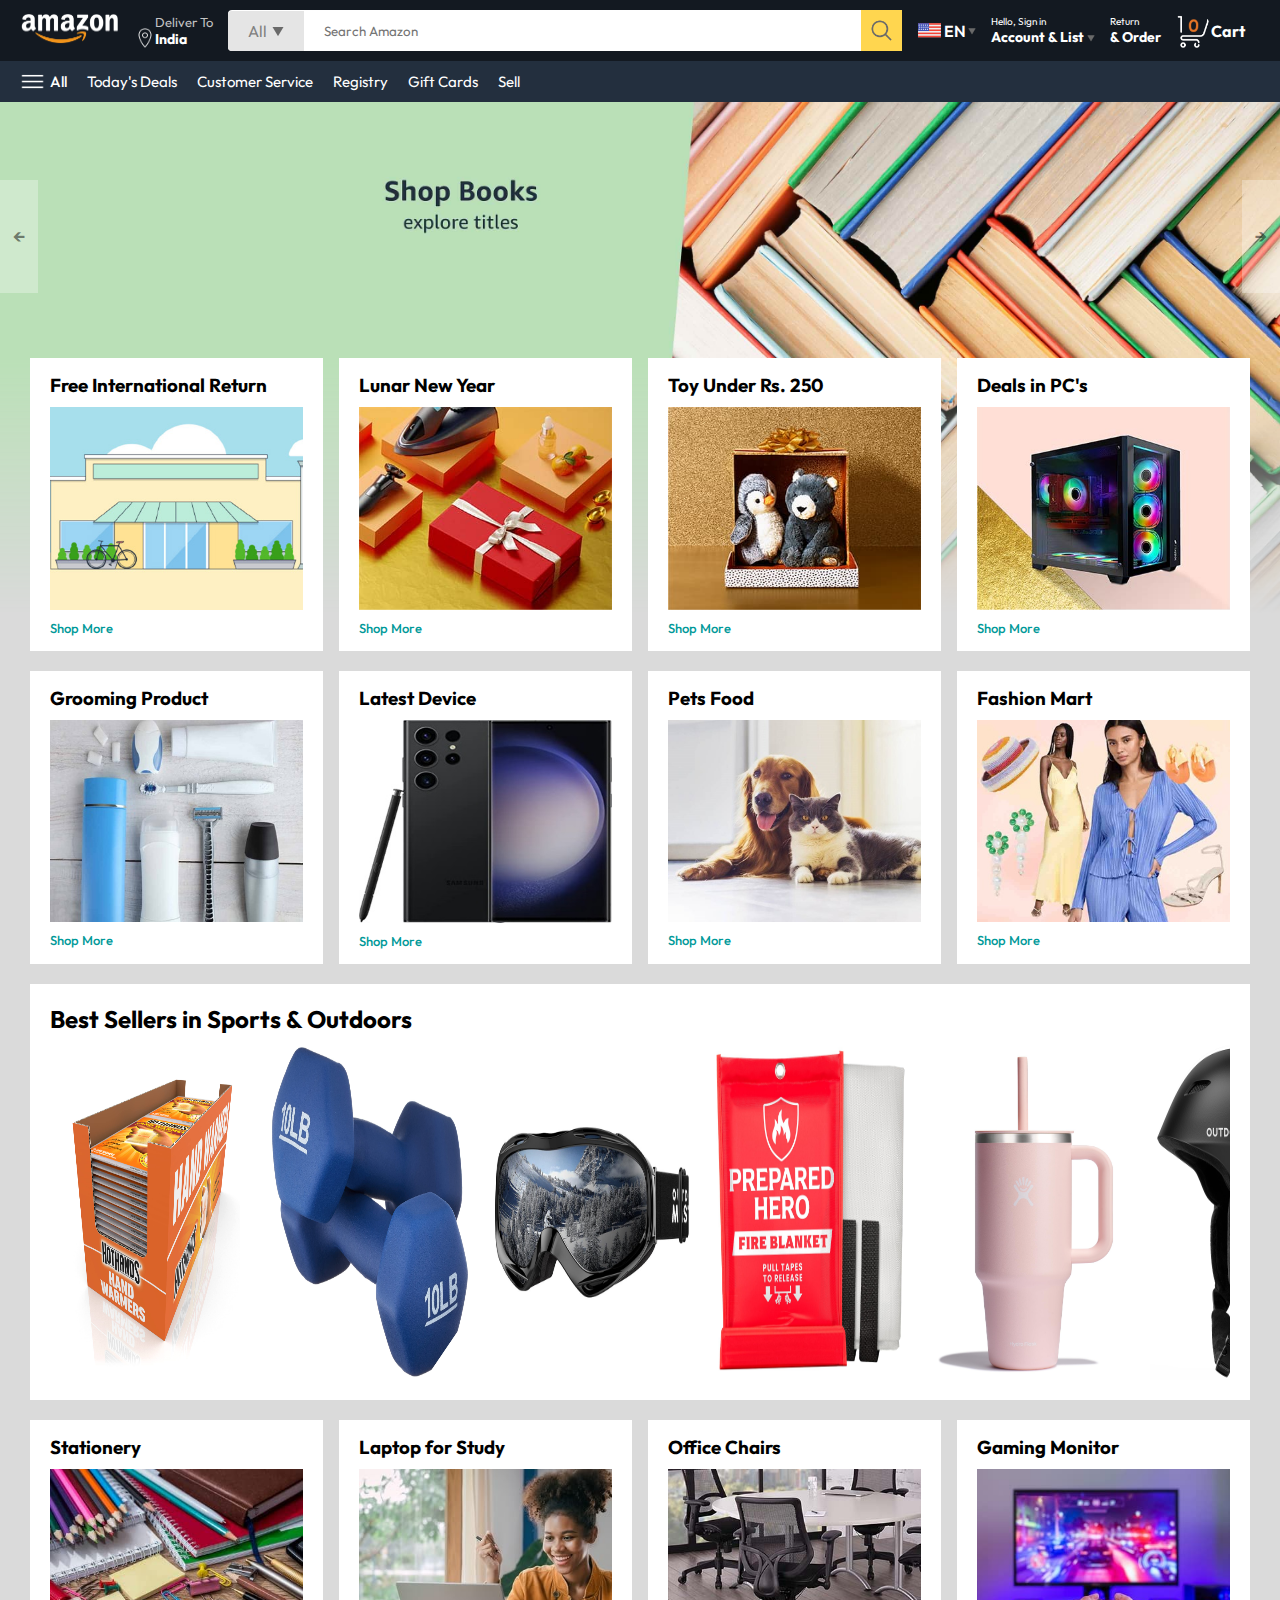
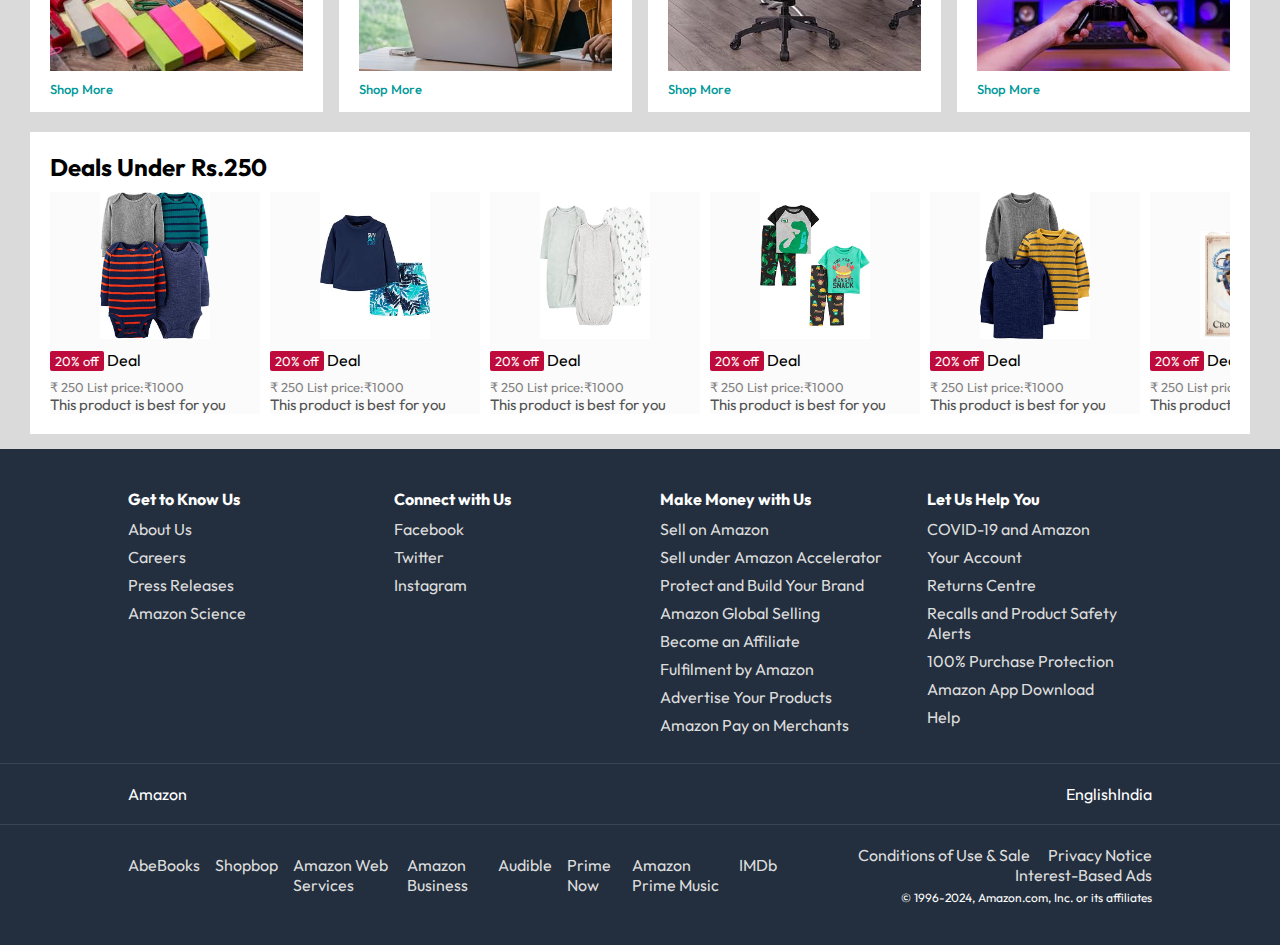
<file: index.html>
<!DOCTYPE html>
<html lang="en">
  <head>
    <meta charset="UTF-8" />
    <meta name="viewport" content="width=device-width, initial-scale=1.0" />
    <title>Amazon Clone</title>
    <link rel="icon" href="/assets/amazon-logo.jpg">
    <link rel="stylesheet" href="css\style.css" />
  </head>
  <body>
    <!-- <===================== Header Start =====================> -->

    <div>
      <nav>
        <div class="nav-logo">
          <a href="/">
            <img src="/assets/amazon_logo.png" width="100" alt="" />
          </a>
        </div>

        <div class="nav-country">
          <img src="/assets/location_icon.png" height="20" alt="" />
          <div>
            <p>Deliver To</p>
            <h1>India</h1>
          </div>
        </div>

        <div class="nav-search">
          <div class="nav-search-category">
            <p>All</p>
            <img src="/assets/dropdown_icon.png" height="12" alt="" />
          </div>
          <input
            type="text"
            class="nav-search-input"
            placeholder="Search Amazon"
          />
          <img src="/assets/search_icon.png" class="nav-search-icon" alt="" />
        </div>

        <div class="nav-language">
          <img src="/assets/us_flag.png" width="25px" alt="" />
          <p>EN</p>
          <img src="/assets/dropdown_icon.png" width="8px" alt="" />
        </div>

        <div class="nav-text">
          <p>Hello, Sign in</p>
          <h1>
            Account & List
            <img src="/assets/dropdown_icon.png" width="8px" alt="" />
          </h1>
        </div>

        <div class="nav-text">
          <p>Return</p>
          <h1>& Order</h1>
        </div>

        <a href="" class="nav-cart">
          <img src="/assets/cart_icon.png" width="35px" alt="" />
          <h4>Cart</h4>
        </a>
      </nav>
    </div>

    <!-- <===================== Header Bottom Line Start =====================> -->

    <div>
      <div class="nav-bottom">
        <div>
          <img src="/assets/menu_icon.png" width="25px" alt="" />
          <p>All</p>
        </div>

        <p>Today's Deals</p>
        <p>Customer Service</p>
        <p>Registry</p>
        <p>Gift Cards</p>
        <p>Sell</p>
      </div>
    </div>

    <!-- <===================== Header Bottom Line End =====================> -->

    <!-- <===================== Header SLider Start =====================> -->

    <div>
      <div class="header-slider">
        <a href="#" class="control_prev">&#8594;</a>
        <a href="#" class="control_next">&#8592;</a>

        <ul>
          <img src="/assets/header1.jpg" class="header-image" alt="" />
          <img src="/assets/header2.jpg" class="header-image" alt="" />
          <img src="/assets/header3.jpg" class="header-image" alt="" />
          <img src="/assets/header4.jpg" class="header-image" alt="" />
          <img src="/assets/header5.jpg" class="header-image" alt="" />
          <img src="/assets/header6.jpg" class="header-image" alt="" />
        </ul>
      </div>
    </div>

    <!-- <===================== Header SLider End =====================> -->

    <!-- <===================== Header End =====================> -->

    <!-- <===================== Banner Section Start =====================> -->

    <div>
      <div class="box-row banner-box">
        <div class="box-col">
          <h3>Free International Return</h3>
          <img src="/assets/box1-1.jpg" alt="" />
          <a href="">Shop More</a>
        </div>

        <div class="box-col">
          <h3>Lunar New Year</h3>
          <img src="/assets/box1-2.jpg" alt="" />
          <a href="">Shop More</a>
        </div>

        <div class="box-col">
          <h3>Toy Under Rs. 250</h3>
          <img src="/assets/box1-3.jpg" alt="" />
          <a href="">Shop More</a>
        </div>

        <div class="box-col">
          <h3>Deals in PC's</h3>
          <img src="/assets/box1-4.jpg" alt="" />
          <a href="">Shop More</a>
        </div>
      </div>

      <div class="box-row">
        <div class="box-col">
          <h3>Grooming Product</h3>
          <img src="/assets/box2-1.jpg" alt="" />
          <a href="">Shop More</a>
        </div>

        <div class="box-col">
          <h3>Latest Device</h3>
          <img src="/assets/box2-2.jpg" alt="" />
          <a href="">Shop More</a>
        </div>

        <div class="box-col">
          <h3>Pets Food</h3>
          <img src="/assets/box2-3.jpg" alt="" />
          <a href="">Shop More</a>
        </div>

        <div class="box-col">
          <h3>Fashion Mart</h3>
          <img src="/assets/box2-4.jpg" alt="" />
          <a href="">Shop More</a>
        </div>
      </div>
    </div>

    <!-- <===================== Banner Section End =====================> -->

    <!-- <===================== Products Section Start =====================> -->
    <div>
      <div class="products-slider">
        <h2>Best Sellers in Sports & Outdoors</h2>
        <div class="products">
          <img src="/assets/product1-1.jpg" alt="" />
          <img src="/assets/product1-2.jpg" alt="" />
          <img src="/assets/product1-3.jpg" alt="" />
          <img src="/assets/product1-4.jpg" alt="" />
          <img src="/assets/product1-5.jpg" alt="" />
          <img src="/assets/product1-6.jpg" alt="" />
          <img src="/assets/product1-7.jpg" alt="" />
          <img src="/assets/product1-8.jpg" alt="" />
          <img src="/assets/product1-9.jpg" alt="" />
          <img src="/assets/product1-10.jpg" alt="" />
        </div>
      </div>

      <div class="box-row">
        <div class="box-col">
          <h3>Stationery</h3>
          <img src="/assets/box3-1.jpg" alt="" />
          <a href="">Shop More</a>
        </div>

        <div class="box-col">
          <h3>Laptop for Study</h3>
          <img src="/assets/box3-2.jpg" alt="" />
          <a href="">Shop More</a>
        </div>

        <div class="box-col">
          <h3>Office Chairs</h3>
          <img src="/assets/box3-3.jpg" alt="" />
          <a href="">Shop More</a>
        </div>

        <div class="box-col">
          <h3>Gaming Monitor</h3>
          <img src="/assets/box3-4.jpg" alt="" />
          <a href="">Shop More</a>
        </div>
      </div>

      <div class="products-with-price">
        <h2>Deals Under Rs.250</h2>
        <div class="products">
          <div class="product-card">
            <div class="product-img-container">
              <img src="/assets/product2-1.jpg" alt="" />
            </div>
            <div class="product-offer">
              <p>20% off</p>
              <spam>Deal</spam>
            </div>
            <p class="product-price">₹ <spam>250</spam> List price:₹1000</p>
            <h4>This product is best for you</h4>
          </div>

          <div class="product-card">
            <div class="product-img-container">
              <img src="/assets/product2-2.jpg" alt="" />
            </div>
            <div class="product-offer">
              <p>20% off</p>
              <spam>Deal</spam>
            </div>
            <p class="product-price">₹ <spam>250</spam> List price:₹1000</p>
            <h4>This product is best for you</h4>
          </div>

          <div class="product-card">
            <div class="product-img-container">
              <img src="/assets/product2-3.jpg" alt="" />
            </div>
            <div class="product-offer">
              <p>20% off</p>
              <spam>Deal</spam>
            </div>
            <p class="product-price">₹ <spam>250</spam> List price:₹1000</p>
            <h4>This product is best for you</h4>
          </div>

          <div class="product-card">
            <div class="product-img-container">
              <img src="/assets/product2-4.jpg" alt="" />
            </div>
            <div class="product-offer">
              <p>20% off</p>
              <spam>Deal</spam>
            </div>
            <p class="product-price">₹ <spam>250</spam> List price:₹1000</p>
            <h4>This product is best for you</h4>
          </div>

          <div class="product-card">
            <div class="product-img-container">
              <img src="/assets/product2-5.jpg" alt="" />
            </div>
            <div class="product-offer">
              <p>20% off</p>
              <spam>Deal</spam>
            </div>
            <p class="product-price">₹ <spam>250</spam> List price:₹1000</p>
            <h4>This product is best for you</h4>
          </div>

          <div class="product-card">
            <div class="product-img-container">
              <img src="/assets/product2-6.jpg" alt="" />
            </div>
            <div class="product-offer">
              <p>20% off</p>
              <spam>Deal</spam>
            </div>
            <p class="product-price">₹ <spam>250</spam> List price:₹1000</p>
            <h4>This product is best for you</h4>
          </div>

          <div class="product-card">
            <div class="product-img-container">
              <img src="/assets/product2-7.jpg" alt="" />
            </div>
            <div class="product-offer">
              <p>20% off</p>
              <spam>Deal</spam>
            </div>
            <p class="product-price">₹ <spam>250</spam> List price:₹1000</p>
            <h4>This product is best for you</h4>
          </div>

          <div class="product-card">
            <div class="product-img-container">
              <img src="/assets/product2-8.jpg" alt="" />
            </div>
            <div class="product-offer">
              <p>20% off</p>
              <spam>Deal</spam>
            </div>
            <p class="product-price">₹ <spam>250</spam> List price:₹1000</p>
            <h4>This product is best for you</h4>
          </div>

          <div class="product-card">
            <div class="product-img-container">
              <img src="/assets/product2-9.jpg" alt="" />
            </div>
            <div class="product-offer">
              <p>20% off</p>
              <spam>Deal</spam>
            </div>
            <p class="product-price">₹ <spam>250</spam> List price:₹1000</p>
            <h4>This product is best for you</h4>
          </div>

          <div class="product-card">
            <div class="product-img-container">
              <img src="/assets/product2-10.jpg" alt="" />
            </div>
            <div class="product-offer">
              <p>20% off</p>
              <spam>Deal</spam>
            </div>
            <p class="product-price">₹ <spam>250</spam> List price:₹1000</p>
            <h4>This product is best for you</h4>
          </div>

          <div class="product-card">
            <div class="product-img-container">
              <img src="/assets/product2-11.jpg" alt="" />
            </div>
            <div class="product-offer">
              <p>20% off</p>
              <spam>Deal</spam>
            </div>
            <p class="product-price">₹ <spam>250</spam> List price:₹1000</p>
            <h4>This product is best for you</h4>
          </div>
        </div>
      </div>
    </div>
    <!-- <===================== Products Section End =====================> -->

<div>
  <footer class="footer">
    <div class="footer-top">
        <div class="footer-column">
            <h3>Get to Know Us</h3>
            <ul>
                <li><a href="#">About Us</a></li>
                <li><a href="#">Careers</a></li>
                <li><a href="#">Press Releases</a></li>
                <li><a href="#">Amazon Science</a></li>
            </ul>
        </div>
        <div class="footer-column">
            <h3>Connect with Us</h3>
            <ul>
                <li><a href="#">Facebook</a></li>
                <li><a href="#">Twitter</a></li>
                <li><a href="#">Instagram</a></li>
            </ul>
        </div>
        <div class="footer-column">
            <h3>Make Money with Us</h3>
            <ul>
                <li><a href="#">Sell on Amazon</a></li>
                <li><a href="#">Sell under Amazon Accelerator</a></li>
                <li><a href="#">Protect and Build Your Brand</a></li>
                <li><a href="#">Amazon Global Selling</a></li>
                <li><a href="#">Become an Affiliate</a></li>
                <li><a href="#">Fulfilment by Amazon</a></li>
                <li><a href="#">Advertise Your Products</a></li>
                <li><a href="#">Amazon Pay on Merchants</a></li>
            </ul>
        </div>
        <div class="footer-column">
            <h3>Let Us Help You</h3>
            <ul>
                <li><a href="#">COVID-19 and Amazon</a></li>
                <li><a href="#">Your Account</a></li>
                <li><a href="#">Returns Centre</a></li>
                <li><a href="#">Recalls and Product Safety Alerts</a></li>
                <li><a href="#">100% Purchase Protection</a></li>
                <li><a href="#">Amazon App Download</a></li>
                <li><a href="#">Help</a></li>
            </ul>
        </div>
    </div>
    <div class="footer-middle">
        <a href="#" class="footer-logo">Amazon</a>
        <div class="footer-language">
            <a href="#">English</a>
            <a href="#"></a>India</a>
        </div>
    </div>
    <div class="footer-bottom">
        <ul>
            <li><a href="#">AbeBooks</a></li>
            <li><a href="#">Shopbop</a></li>
            <li><a href="#">Amazon Web Services</a></li>
            <li><a href="#">Amazon Business</a></li>
            <li><a href="#">Audible</a></li>
            <li><a href="#">Prime Now</a></li>
            <li><a href="#">Amazon Prime Music</a></li>
            <li><a href="#">IMDb</a></li>
        </ul>
        <div class="footer-legal">
            <a href="#">Conditions of Use & Sale</a>
            <a href="#">Privacy Notice</a>
            <a href="#">Interest-Based Ads</a>
            <p>&copy; 1996-2024, Amazon.com, Inc. or its affiliates</p>
        </div>
    </div>
</footer>
</div>
  

    <!-- <===================== js Script link Start =====================> -->

    <script src="js\script.js"></script>

    <!-- <===================== js Script link End =====================> -->
  </body>
</html>
</file>
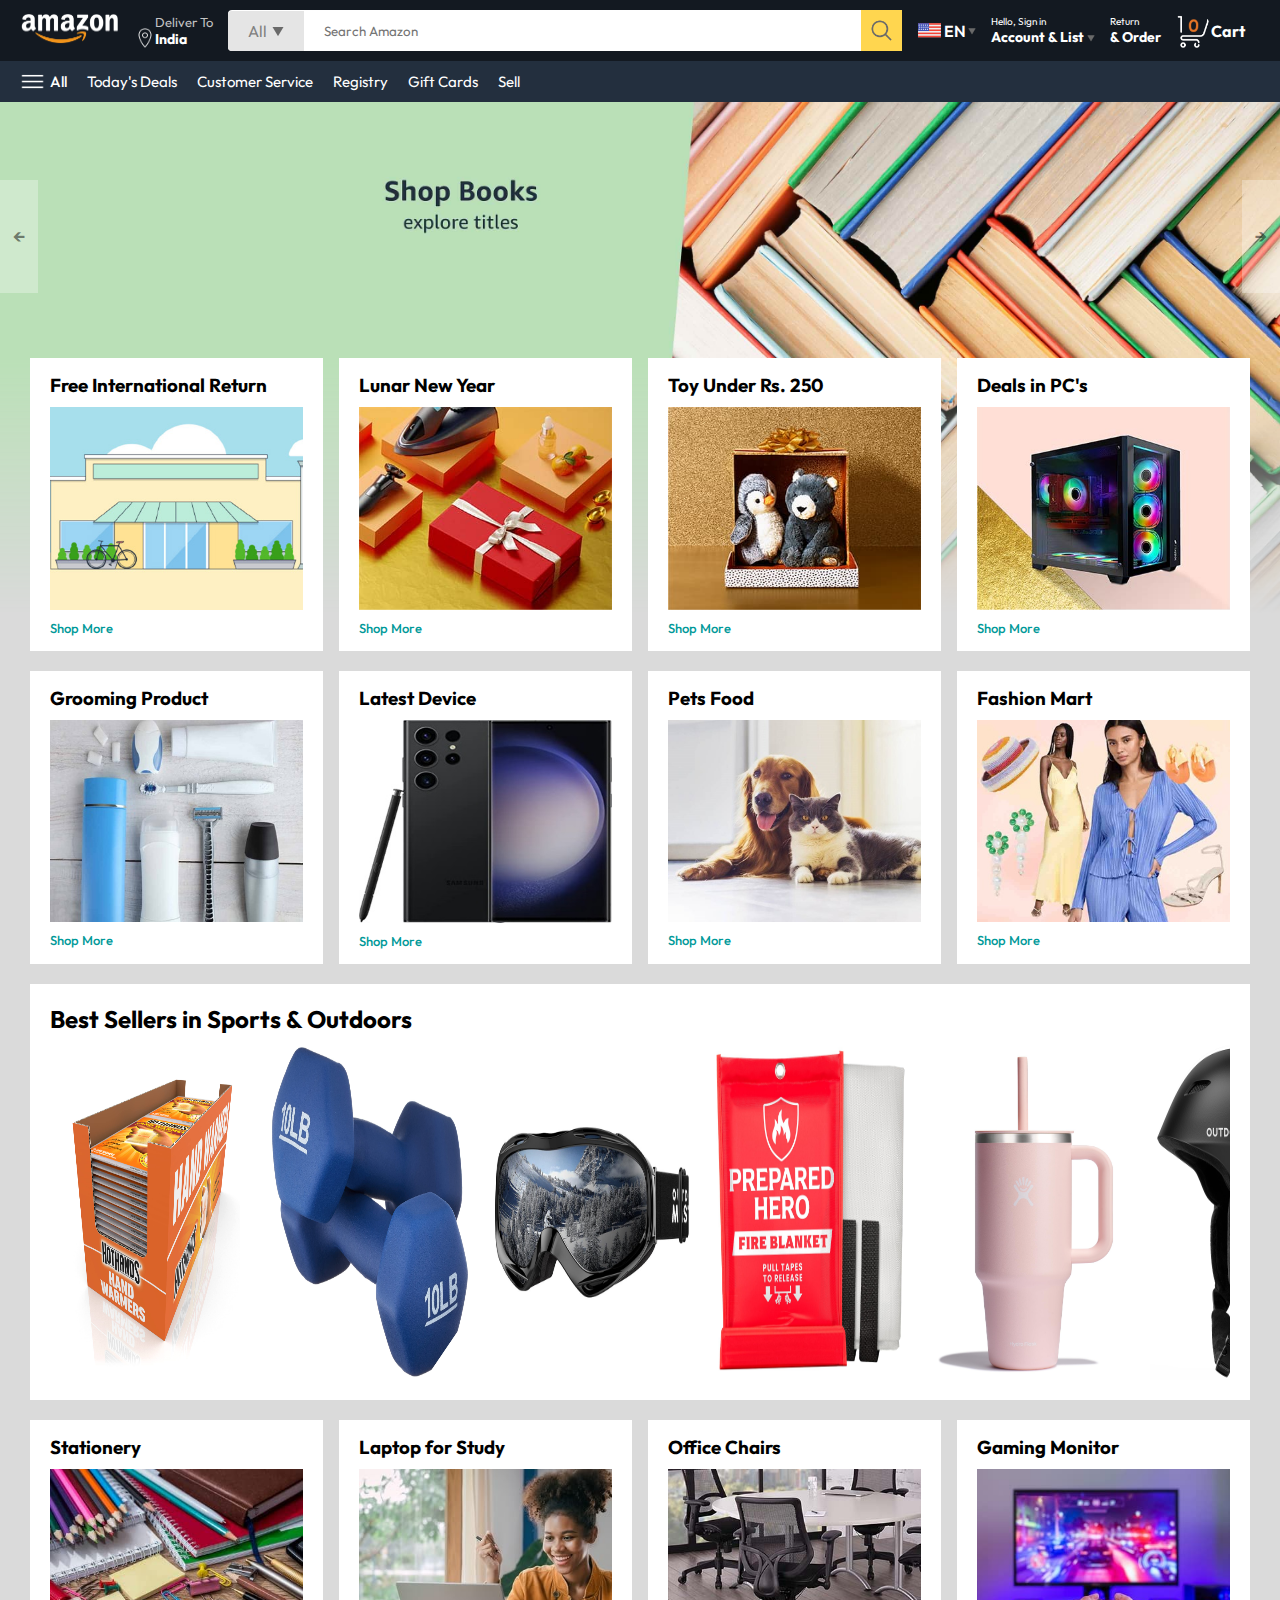
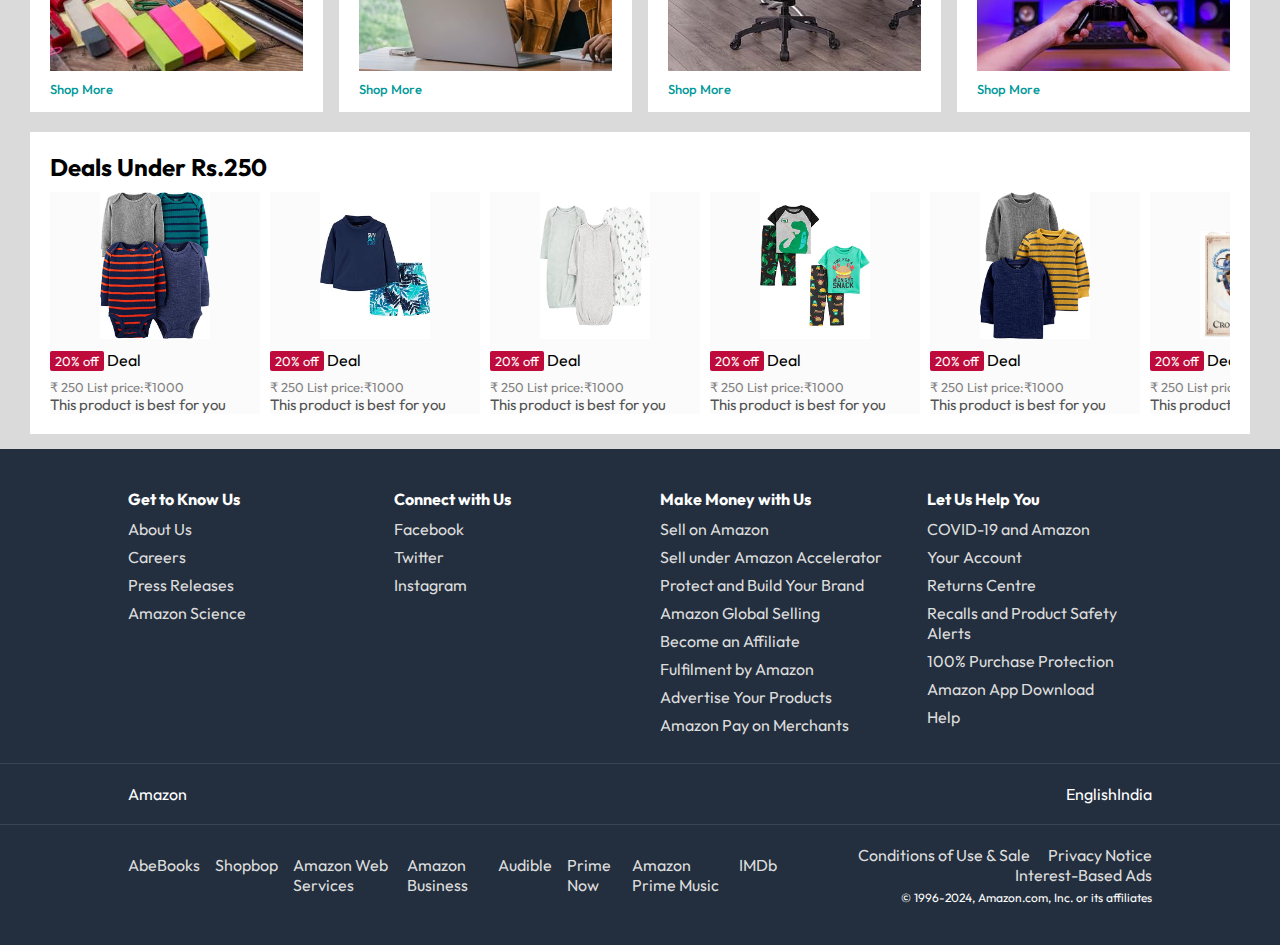
<file: html/index.html>
<!DOCTYPE html>
<html lang="en">
  <head>
    <meta charset="UTF-8" />
    <meta name="viewport" content="width=device-width, initial-scale=1.0" />
    <title>Amazon Clone</title>
    <link rel="icon" href="/assets/amazon-logo.jpg">
    <link rel="stylesheet" href="/css/style.css" />
  </head>
  <body>
    <!-- <===================== Header Start =====================> -->

    <div>
      <nav>
        <div class="nav-logo">
          <a href="/html/index.html">
            <img src="/assets/amazon_logo.png" width="100" alt="" />
          </a>
        </div>

        <div class="nav-country">
          <img src="/assets/location_icon.png" height="20" alt="" />
          <div>
            <p>Deliver To</p>
            <h1>India</h1>
          </div>
        </div>

        <div class="nav-search">
          <div class="nav-search-category">
            <p>All</p>
            <img src="/assets/dropdown_icon.png" height="12" alt="" />
          </div>
          <input
            type="text"
            class="nav-search-input"
            placeholder="Search Amazon"
          />
          <img src="/assets/search_icon.png" class="nav-search-icon" alt="" />
        </div>

        <div class="nav-language">
          <img src="/assets/us_flag.png" width="25px" alt="" />
          <p>EN</p>
          <img src="/assets/dropdown_icon.png" width="8px" alt="" />
        </div>

        <div class="nav-text">
          <p>Hello, Sign in</p>
          <h1>
            Account & List
            <img src="/assets/dropdown_icon.png" width="8px" alt="" />
          </h1>
        </div>

        <div class="nav-text">
          <p>Return</p>
          <h1>& Order</h1>
        </div>

        <a href="" class="nav-cart">
          <img src="/assets/cart_icon.png" width="35px" alt="" />
          <h4>Cart</h4>
        </a>
      </nav>
    </div>

    <!-- <===================== Header Bottom Line Start =====================> -->

    <div>
      <div class="nav-bottom">
        <div>
          <img src="/assets/menu_icon.png" width="25px" alt="" />
          <p>All</p>
        </div>

        <p>Today's Deals</p>
        <p>Customer Service</p>
        <p>Registry</p>
        <p>Gift Cards</p>
        <p>Sell</p>
      </div>
    </div>

    <!-- <===================== Header Bottom Line End =====================> -->

    <!-- <===================== Header SLider Start =====================> -->

    <div>
      <div class="header-slider">
        <a href="#" class="control_prev">&#8594;</a>
        <a href="#" class="control_next">&#8592;</a>

        <ul>
          <img src="/assets/header1.jpg" class="header-image" alt="" />
          <img src="/assets/header2.jpg" class="header-image" alt="" />
          <img src="/assets/header3.jpg" class="header-image" alt="" />
          <img src="/assets/header4.jpg" class="header-image" alt="" />
          <img src="/assets/header5.jpg" class="header-image" alt="" />
          <img src="/assets/header6.jpg" class="header-image" alt="" />
        </ul>
      </div>
    </div>

    <!-- <===================== Header SLider End =====================> -->

    <!-- <===================== Header End =====================> -->

    <!-- <===================== Banner Section Start =====================> -->

    <div>
      <div class="box-row banner-box">
        <div class="box-col">
          <h3>Free International Return</h3>
          <img src="/assets/box1-1.jpg" alt="" />
          <a href="">Shop More</a>
        </div>

        <div class="box-col">
          <h3>Lunar New Year</h3>
          <img src="/assets/box1-2.jpg" alt="" />
          <a href="">Shop More</a>
        </div>

        <div class="box-col">
          <h3>Toy Under Rs. 250</h3>
          <img src="/assets/box1-3.jpg" alt="" />
          <a href="">Shop More</a>
        </div>

        <div class="box-col">
          <h3>Deals in PC's</h3>
          <img src="/assets/box1-4.jpg" alt="" />
          <a href="">Shop More</a>
        </div>
      </div>

      <div class="box-row">
        <div class="box-col">
          <h3>Grooming Product</h3>
          <img src="/assets/box2-1.jpg" alt="" />
          <a href="">Shop More</a>
        </div>

        <div class="box-col">
          <h3>Latest Device</h3>
          <img src="/assets/box2-2.jpg" alt="" />
          <a href="">Shop More</a>
        </div>

        <div class="box-col">
          <h3>Pets Food</h3>
          <img src="/assets/box2-3.jpg" alt="" />
          <a href="">Shop More</a>
        </div>

        <div class="box-col">
          <h3>Fashion Mart</h3>
          <img src="/assets/box2-4.jpg" alt="" />
          <a href="">Shop More</a>
        </div>
      </div>
    </div>

    <!-- <===================== Banner Section End =====================> -->

    <!-- <===================== Products Section Start =====================> -->
    <div>
      <div class="products-slider">
        <h2>Best Sellers in Sports & Outdoors</h2>
        <div class="products">
          <img src="/assets/product1-1.jpg" alt="" />
          <img src="/assets/product1-2.jpg" alt="" />
          <img src="/assets/product1-3.jpg" alt="" />
          <img src="/assets/product1-4.jpg" alt="" />
          <img src="/assets/product1-5.jpg" alt="" />
          <img src="/assets/product1-6.jpg" alt="" />
          <img src="/assets/product1-7.jpg" alt="" />
          <img src="/assets/product1-8.jpg" alt="" />
          <img src="/assets/product1-9.jpg" alt="" />
          <img src="/assets/product1-10.jpg" alt="" />
        </div>
      </div>

      <div class="box-row">
        <div class="box-col">
          <h3>Stationery</h3>
          <img src="/assets/box3-1.jpg" alt="" />
          <a href="">Shop More</a>
        </div>

        <div class="box-col">
          <h3>Laptop for Study</h3>
          <img src="/assets/box3-2.jpg" alt="" />
          <a href="">Shop More</a>
        </div>

        <div class="box-col">
          <h3>Office Chairs</h3>
          <img src="/assets/box3-3.jpg" alt="" />
          <a href="">Shop More</a>
        </div>

        <div class="box-col">
          <h3>Gaming Monitor</h3>
          <img src="/assets/box3-4.jpg" alt="" />
          <a href="">Shop More</a>
        </div>
      </div>

      <div class="products-with-price">
        <h2>Deals Under Rs.250</h2>
        <div class="products">
          <div class="product-card">
            <div class="product-img-container">
              <img src="/assets/product2-1.jpg" alt="" />
            </div>
            <div class="product-offer">
              <p>20% off</p>
              <spam>Deal</spam>
            </div>
            <p class="product-price">₹ <spam>250</spam> List price:₹1000</p>
            <h4>This product is best for you</h4>
          </div>

          <div class="product-card">
            <div class="product-img-container">
              <img src="/assets/product2-2.jpg" alt="" />
            </div>
            <div class="product-offer">
              <p>20% off</p>
              <spam>Deal</spam>
            </div>
            <p class="product-price">₹ <spam>250</spam> List price:₹1000</p>
            <h4>This product is best for you</h4>
          </div>

          <div class="product-card">
            <div class="product-img-container">
              <img src="/assets/product2-3.jpg" alt="" />
            </div>
            <div class="product-offer">
              <p>20% off</p>
              <spam>Deal</spam>
            </div>
            <p class="product-price">₹ <spam>250</spam> List price:₹1000</p>
            <h4>This product is best for you</h4>
          </div>

          <div class="product-card">
            <div class="product-img-container">
              <img src="/assets/product2-4.jpg" alt="" />
            </div>
            <div class="product-offer">
              <p>20% off</p>
              <spam>Deal</spam>
            </div>
            <p class="product-price">₹ <spam>250</spam> List price:₹1000</p>
            <h4>This product is best for you</h4>
          </div>

          <div class="product-card">
            <div class="product-img-container">
              <img src="/assets/product2-5.jpg" alt="" />
            </div>
            <div class="product-offer">
              <p>20% off</p>
              <spam>Deal</spam>
            </div>
            <p class="product-price">₹ <spam>250</spam> List price:₹1000</p>
            <h4>This product is best for you</h4>
          </div>

          <div class="product-card">
            <div class="product-img-container">
              <img src="/assets/product2-6.jpg" alt="" />
            </div>
            <div class="product-offer">
              <p>20% off</p>
              <spam>Deal</spam>
            </div>
            <p class="product-price">₹ <spam>250</spam> List price:₹1000</p>
            <h4>This product is best for you</h4>
          </div>

          <div class="product-card">
            <div class="product-img-container">
              <img src="/assets/product2-7.jpg" alt="" />
            </div>
            <div class="product-offer">
              <p>20% off</p>
              <spam>Deal</spam>
            </div>
            <p class="product-price">₹ <spam>250</spam> List price:₹1000</p>
            <h4>This product is best for you</h4>
          </div>

          <div class="product-card">
            <div class="product-img-container">
              <img src="/assets/product2-8.jpg" alt="" />
            </div>
            <div class="product-offer">
              <p>20% off</p>
              <spam>Deal</spam>
            </div>
            <p class="product-price">₹ <spam>250</spam> List price:₹1000</p>
            <h4>This product is best for you</h4>
          </div>

          <div class="product-card">
            <div class="product-img-container">
              <img src="/assets/product2-9.jpg" alt="" />
            </div>
            <div class="product-offer">
              <p>20% off</p>
              <spam>Deal</spam>
            </div>
            <p class="product-price">₹ <spam>250</spam> List price:₹1000</p>
            <h4>This product is best for you</h4>
          </div>

          <div class="product-card">
            <div class="product-img-container">
              <img src="/assets/product2-10.jpg" alt="" />
            </div>
            <div class="product-offer">
              <p>20% off</p>
              <spam>Deal</spam>
            </div>
            <p class="product-price">₹ <spam>250</spam> List price:₹1000</p>
            <h4>This product is best for you</h4>
          </div>

          <div class="product-card">
            <div class="product-img-container">
              <img src="/assets/product2-11.jpg" alt="" />
            </div>
            <div class="product-offer">
              <p>20% off</p>
              <spam>Deal</spam>
            </div>
            <p class="product-price">₹ <spam>250</spam> List price:₹1000</p>
            <h4>This product is best for you</h4>
          </div>
        </div>
      </div>
    </div>
    <!-- <===================== Products Section End =====================> -->

<div>
  <footer class="footer">
    <div class="footer-top">
        <div class="footer-column">
            <h3>Get to Know Us</h3>
            <ul>
                <li><a href="#">About Us</a></li>
                <li><a href="#">Careers</a></li>
                <li><a href="#">Press Releases</a></li>
                <li><a href="#">Amazon Science</a></li>
            </ul>
        </div>
        <div class="footer-column">
            <h3>Connect with Us</h3>
            <ul>
                <li><a href="#">Facebook</a></li>
                <li><a href="#">Twitter</a></li>
                <li><a href="#">Instagram</a></li>
            </ul>
        </div>
        <div class="footer-column">
            <h3>Make Money with Us</h3>
            <ul>
                <li><a href="#">Sell on Amazon</a></li>
                <li><a href="#">Sell under Amazon Accelerator</a></li>
                <li><a href="#">Protect and Build Your Brand</a></li>
                <li><a href="#">Amazon Global Selling</a></li>
                <li><a href="#">Become an Affiliate</a></li>
                <li><a href="#">Fulfilment by Amazon</a></li>
                <li><a href="#">Advertise Your Products</a></li>
                <li><a href="#">Amazon Pay on Merchants</a></li>
            </ul>
        </div>
        <div class="footer-column">
            <h3>Let Us Help You</h3>
            <ul>
                <li><a href="#">COVID-19 and Amazon</a></li>
                <li><a href="#">Your Account</a></li>
                <li><a href="#">Returns Centre</a></li>
                <li><a href="#">Recalls and Product Safety Alerts</a></li>
                <li><a href="#">100% Purchase Protection</a></li>
                <li><a href="#">Amazon App Download</a></li>
                <li><a href="#">Help</a></li>
            </ul>
        </div>
    </div>
    <div class="footer-middle">
        <a href="#" class="footer-logo">Amazon</a>
        <div class="footer-language">
            <a href="#">English</a>
            <a href="#"></a>India</a>
        </div>
    </div>
    <div class="footer-bottom">
        <ul>
            <li><a href="#">AbeBooks</a></li>
            <li><a href="#">Shopbop</a></li>
            <li><a href="#">Amazon Web Services</a></li>
            <li><a href="#">Amazon Business</a></li>
            <li><a href="#">Audible</a></li>
            <li><a href="#">Prime Now</a></li>
            <li><a href="#">Amazon Prime Music</a></li>
            <li><a href="#">IMDb</a></li>
        </ul>
        <div class="footer-legal">
            <a href="#">Conditions of Use & Sale</a>
            <a href="#">Privacy Notice</a>
            <a href="#">Interest-Based Ads</a>
            <p>&copy; 1996-2024, Amazon.com, Inc. or its affiliates</p>
        </div>
    </div>
</footer>
</div>
  

    <!-- <===================== js Script link Start =====================> -->

    <script src="/js/script.js"></script>

    <!-- <===================== js Script link End =====================> -->
  </body>
</html>
</file>
<file: css/style.css>
/* <===================== Outfit Font from Google Font Start =====================> */

@import url("https://fonts.googleapis.com/css2?family=Outfit:wght@100..900&display=swap");

/* <===================== Outfit Font from Google Font End =====================> */

/* <===================== Default CSS for Site Start =====================> */

* {
  padding: 0;
  margin: 0;
  box-sizing: border-box;
  font-family: Outfit;
}

body {
  background: #dadada;
}

a {
  text-decoration: none;
  color: inherit;
}

/* <===================== Default CSS for Site End =====================> */

/* <===================== Header Start =====================> */

nav {
  display: flex;
  align-items: center;
  justify-content: space-between;
  background: #131921;
  padding: 10px 20px;
  color: #fff;
}

.nav-country {
  display: flex;
  align-items: end;
  margin-left: 15px;
  font-size: 13px;
  color: #c4c4c4;
}

.nav-country h1 {
  color: #fff;
  font-size: 14px;
}

.nav-search {
  flex: 1;
  display: flex;
  align-items: center;
  background: #fff;
  color: gray;
  max-width: 1000px;
  border-radius: 4px;
  margin-left: 15px;
}

.nav-search-category {
  display: flex;
  align-items: center;
  padding: 10px 20px;
  gap: 5px;
  background: #e5e5e5;
  border-radius: 4px 0 0 4px;
}

.nav-search-input {
  border: none;
  outline: none;
  padding-left: 20px;
  width: 100%;
}

.nav-search-icon {
  max-width: 41px;
  padding: 8px;
  background: #ffd64f;
  border: 0 4px 4px;
}

.nav-language {
  display: flex;
  align-items: center;
  gap: 2px;
  font-weight: 600;
  margin-left: 15px;
}

.nav-text {
  margin-left: 15px;
}

.nav-text p {
  font-size: 10px;
}

.nav-text h1 {
  font-size: 14px;
}

.nav-cart {
  display: flex;
  align-items: center;
  margin: 0 15px;
}

.nav-bottom {
  display: flex;
  align-items: center;
  gap: 20px;
  padding: 8px 20px;
  background: #232f3e;
  color: #fff;
  font-size: 15px;
}

.nav-bottom div {
  display: flex;
  align-items: center;
  gap: 5px;
  font-weight: 500;
}

.header-slider ul {
  display: flex;
  overflow-y: hidden;
}

.header-image {
  min-width: 100%;
  mask-image: linear-gradient(to bottom, #000000 50%, transparent 100%);
}

.header-slider a {
  position: absolute;
  top: 20%;
  z-index: 1;
  padding: 5vh 1vw;
  background: #ffffff4f;
  color: #0000007b;
  text-decoration: none;
  font-weight: 600;
  font-size: 18px;
  cursor: pointer;
}

.control_prev {
  right: 0;
}

.box-row {
  display: flex;
  flex-wrap: wrap;
  row-gap: 20px;
  justify-content: space-between;
  margin: 20px 30px;
}

.box-col {
  display: flex;
  flex-direction: column;
  gap: 10px;
  background: #fff;
  padding: 15px 20px;
  max-width: 24%;
  min-height: 200px;
  z-index: 1;
}

.box-col a {
  font-size: 13px;
  color: #009999;
  font-weight: 500;
}

.banner-box {
  margin-top: -20vw;
}
/* <===================== Header End =====================> */

/* <===================== Product Section Start =====================> */
.products-slider {
  background: #fff;
  margin: 0 30px;
  padding: 20px;
  margin-bottom: 15px;
}

.products {
  display: flex;
  overflow-x: auto;
  gap: 20px;
  margin-top: 10px;
}

.products img {
  max-width: 200px;
  max-height: 200;
}
.products::-webkit-scrollbar {
  display: none;
}

.products-with-price {
  background: #fff;
  margin: 0 30px;
  padding: 20px;
  margin-bottom: 15px;
}

.products-with-price .products {
  display: flex;
  overflow-x: auto;
  gap: 10px;
  margin-top: 10px;
}

.products-with-price .products::-webkit-scrollbar {
  display: none;
}

.product-card {
  display: flex;
  flex-direction: column;
  justify-content: end;
  min-width: 210px;
  background: #fbfbfb;
}

.product-card img {
  width: 110px;
  margin: 0 50px;
}

.product-offer p {
  background: #be0b3b;
  color: #fff;
  display: inline-block;
  padding: 2px 5px;
  border-radius: 2px;
  margin: 8px 0;
  font-size: 13px;
}

.product-offer span {
  color: #be0b3b;
  font-weight: 500;
  font-size: 12px;
}

.product-price {
  color: grey;
  font-size: 13px;
}

.product-card h4 {
  color: #525252;
  font-size: 15px;
  font-weight: 400;
}
/* <===================== Product Section End =====================> */

/* <===================== Footer Section Start =====================> */
.footer {
  background-color: #232f3e;
  color: #fff;
  padding: 20px 0;
}

.footer-top {
  display: flex;
  justify-content: space-between;
  padding: 20px 10%;
  border-bottom: 1px solid #3a4553;
}

.footer-column {
  width: 22%;
}

.footer-column h3 {
  font-size: 16px;
  margin-bottom: 10px;
  color: #fff;
}

.footer-column ul {
  list-style: none;
  padding: 0;
}

.footer-column ul li {
  margin-bottom: 8px;
}

.footer-column ul li a {
  color: #ddd;
  text-decoration: none;
}

.footer-column ul li a:hover {
  text-decoration: underline;
}

.footer-middle {
  display: flex;
  justify-content: space-between;
  align-items: center;
  padding: 20px 10%;
  border-bottom: 1px solid #3a4553;
}

.footer-logo img {
  width: 100px;
}

.footer-language {
  display: flex;
  align-items: center;
}

.lang-button,
.country-button {
  background-color: #37475a;
  color: #fff;
  border: none;
  padding: 5px 10px;
  margin-left: 10px;
  cursor: pointer;
}

.lang-button:hover,
.country-button:hover {
  background-color: #4a5a70;
}

.footer-bottom {
  display: flex;
  justify-content: space-between;
  align-items: center;
  padding: 20px 10%;
}

.footer-bottom ul {
  list-style: none;
  display: flex;
  padding: 0;
  margin: 0;
}

.footer-bottom ul li {
  margin-right: 15px;
}

.footer-bottom ul li a {
  color: #ddd;
  text-decoration: none;
}

.footer-bottom ul li a:hover {
  text-decoration: underline;
}

.footer-legal {
  text-align: right;
}

.footer-legal a {
  color: #ddd;
  margin-left: 15px;
  text-decoration: none;
}

.footer-legal a:hover {
  text-decoration: underline;
}

.footer-legal p {
  margin: 5px 0 0;
  font-size: 12px;
}
/* <===================== Footer Section Start =====================> */

/* <===================== Media Queries Start =====================> */

/* Large Devices (Desktops, laptops) */
@media only screen and (min-width: 1200px) {
  .box-col {
    max-width: 24%;
  }

  .footer-column {
    width: 22%;
  }
}

/* Medium Devices (Tablets) */
@media only screen and (min-width: 768px) and (max-width: 1199px) {
  .nav-search-input {
    padding-left: 10px;
  }

  .box-col {
    max-width: 48%;
  }

  .products img {
    max-width: 150px;
  }

  .product-card img {
    width: 90px;
    margin: 0 40px;
  }

  .footer-column {
    width: 48%;
  }

  .footer-top,
  .footer-middle,
  .footer-bottom {
    padding: 20px 5%;
  }

  .footer-logo img {
    width: 80px;
  }
}

/* Small Devices (Large Phones) */
@media only screen and (min-width: 576px) and (max-width: 767px) {
  nav {
    flex-direction: column;
  }

  .nav-search {
    margin: 10px 0;
    max-width: none;
  }

  .box-col {
    max-width: 100%;
  }

  .products img {
    max-width: 120px;
  }

  .product-card img {
    width: 80px;
    margin: 0 35px;
  }

  .footer-column {
    width: 100%;
    margin-bottom: 20px;
  }

  .footer-top,
  .footer-middle,
  .footer-bottom {
    padding: 20px 5%;
  }

  .footer-logo img {
    width: 60px;
  }
}

/* Extra Small Devices (Phones) */
@media only screen and (max-width: 575px) {
  nav {
    flex-direction: column;
  }

  .nav-search {
    margin: 10px 0;
    max-width: none;
  }

  .nav-text h1 {
    font-size: 12px;
  }

  .box-col {
    max-width: 100%;
  }

  .products img {
    max-width: 100px;
  }

  .product-card img {
    width: 70px;
    margin: 0 30px;
  }

  .footer-column {
    width: 100%;
    margin-bottom: 20px;
  }

  .footer-top,
  .footer-middle,
  .footer-bottom {
    padding: 20px 5%;
  }

  .footer-logo img {
    width: 50px;
  }

  .footer-bottom ul {
    flex-direction: column;
    align-items: flex-start;
  }

  .footer-bottom ul li {
    margin-bottom: 10px;
  }

  .footer-legal {
    text-align: center;
  }

  .footer-legal a {
    display: block;
    margin: 5px 0;
  }
}

/* <===================== Media Queries End =====================> */
</file>
